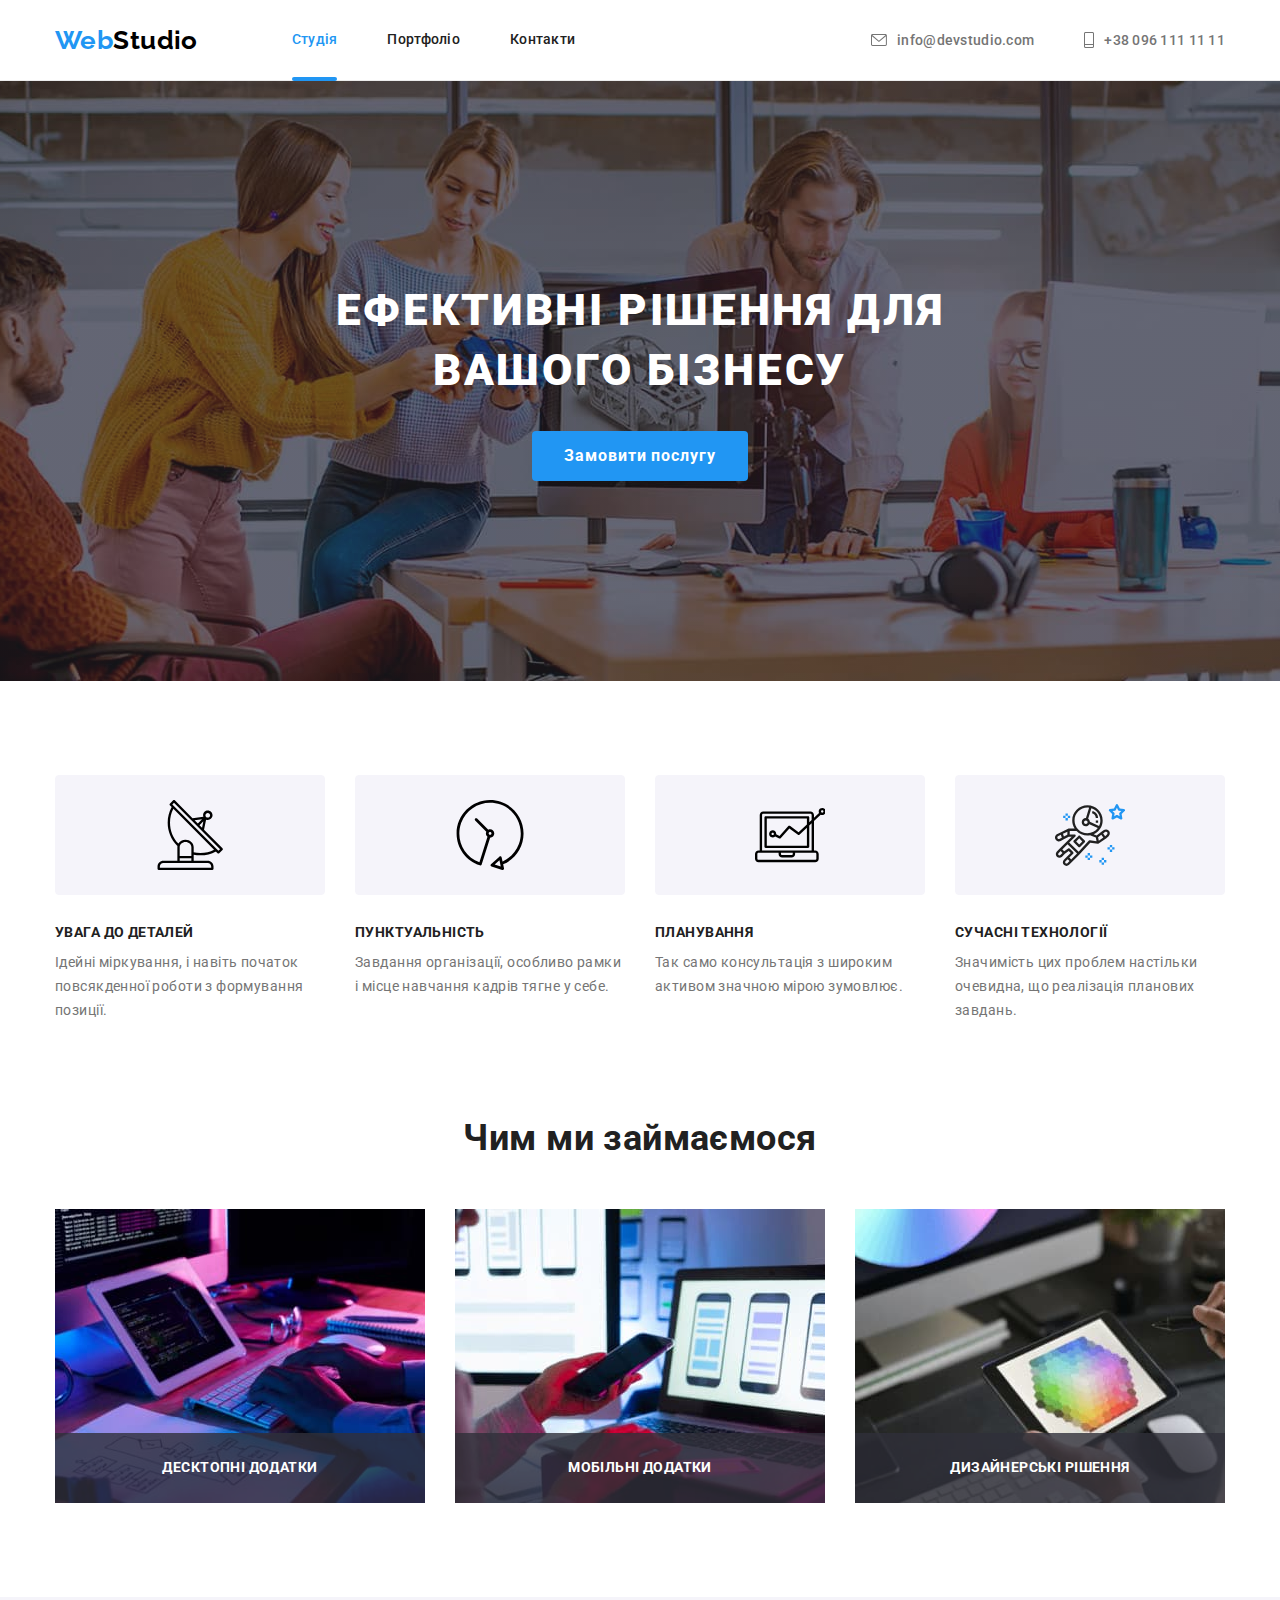
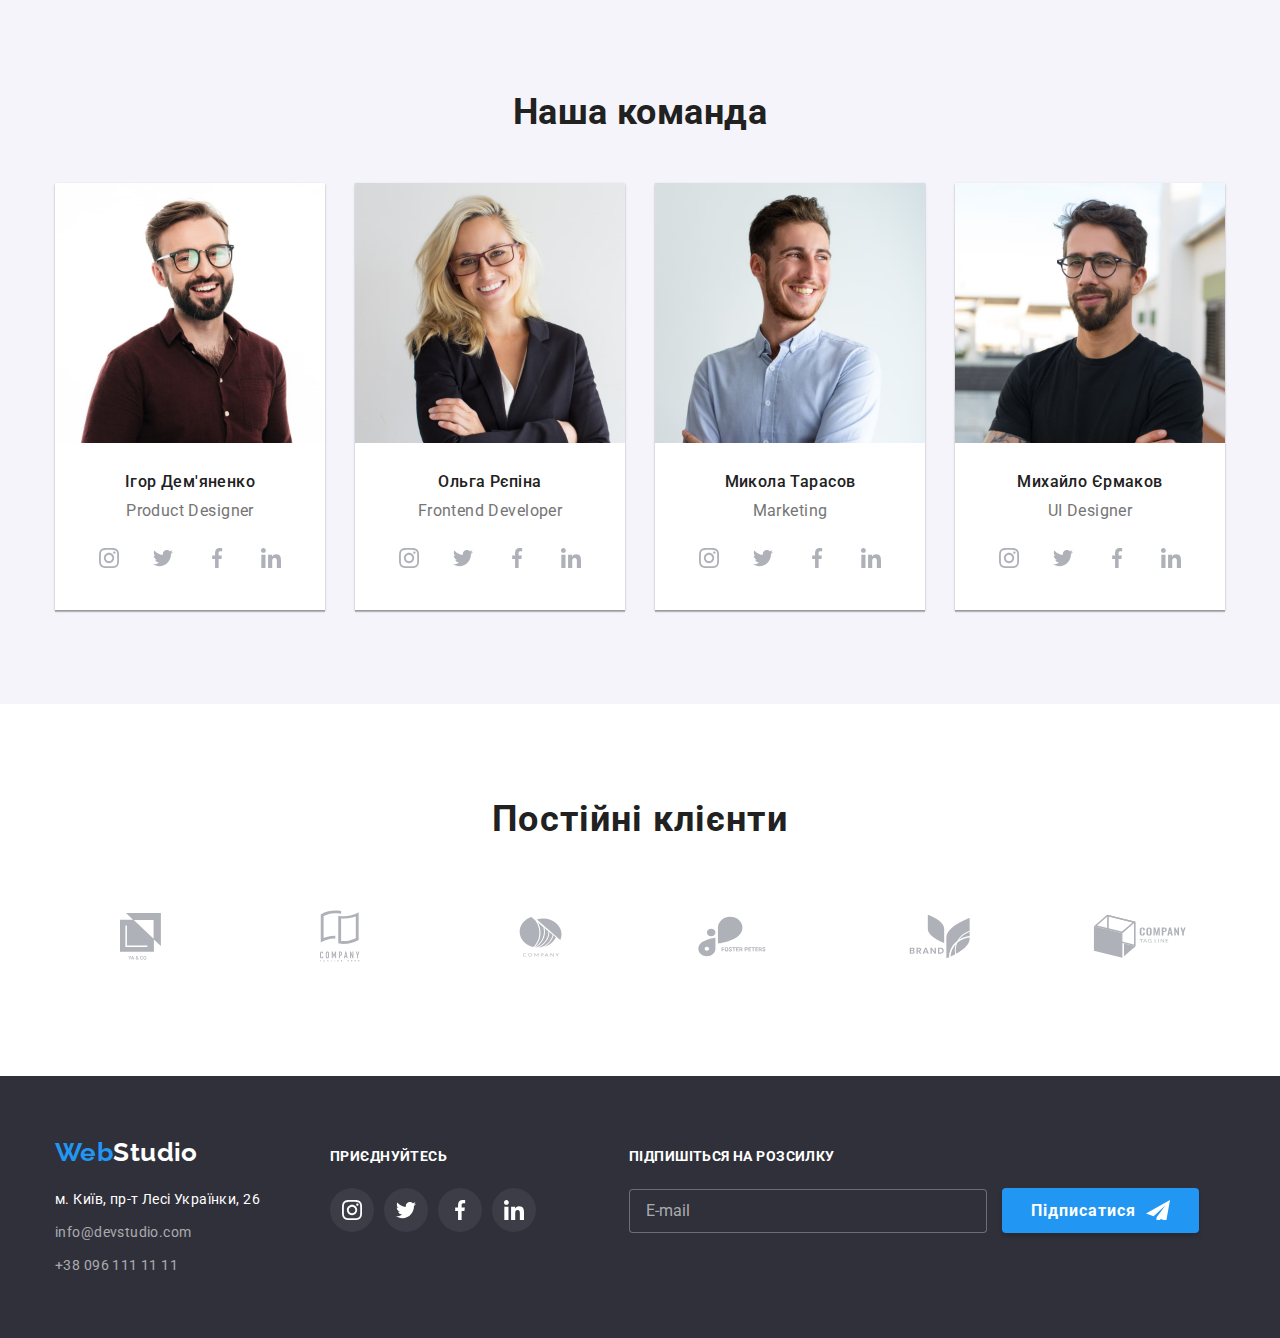
<file: index.html>
<!DOCTYPE html>
<html lang="en">

<head>
    <meta charset="UTF-8">
    <meta http-equiv="X-UA-Compatible" content="IE=edge">
    <meta name="viewport" content="width=device-width, initial-scale=1.0">
    <title>Web Studio</title>
    <link rel="stylesheet"
        href="https://cdnjs.cloudflare.com/ajax/libs/modern-normalize/1.1.0/modern-normalize.min.css">
    <link rel="preconnect" href="https://fonts.googleapis.com" />
    <link rel="preconnect" href="https://fonts.gstatic.com" crossorigin />
    <link
        href="https://fonts.googleapis.com/css2?family=Raleway:wght@700&family=Roboto:wght@400;500;700;900&display=swap"
        rel="stylesheet" />
    <link rel="stylesheet" href="./css/styles.css" />
</head>

<body>
    <!-- header -->
    <header class="header">
        <div class="container nav-flex">
            <nav class="header-conteiner list">
                <a href="./index.html" class="logo link"><span class="logo">Web</span><span
                        class="logo-black">Studio</span></a>
                <ul class="header-nav-list list">
                    <li class="header-nav-item"><a class="header-nav-link link current" href="./index.html">Студія</a>
                    </li>
                    <li class="header-nav-item"><a class="header-nav-link link" href="./portfolio.html">Портфоліо</a>
                    </li>
                    <li class="header-nav-item"><a class="header-nav-link link" href="#">Контакти</a></li>
                </ul>
            </nav>
            <ul class="header-contact-list list">
                <li class="header-contact-item">
                    <a class="header-contact-link link" href="mailto:info@devstudio.com">
                        <svg class="contact-icons" width="16" height="12">
                            <use href="./images/icons.svg#icon-contact_mail_icon"></use>
                        </svg>
                        info@devstudio.com
                    </a>
                </li>
                <li class="header-contact-item">
                    <a class="header-contact-link link" href="tel:+380961111111">
                        <svg class="contact-icons" width="10" height="16">
                            <use href="./images/icons.svg#icon-contact_phohe_icon"></use>
                        </svg>
                        +38 096 111 11 11
                    </a>
                </li>
            </ul>
        </div>
    </header>
    <main>
        <!-- section 1 -->
        <section class="studio-header">
            <div class="container">
                <h1 class="studio-header-title">Ефективні рішення для вашого бізнесу</h1>
                <button class="studio-btn" type="button" data-modal-open>Замовити послугу</button>
            </div>
        </section>
        <!-- section 2 -->
        <section class="studio-presentation">
            <div class="container">
                <h2 class="visually-hidden">Переваги</h2>
                <ul class="studio-presentation-list list">
                    <li class="studio-presentation-item">
                        <div class="studio-icon-background">
                            <svg class="studio-icon" width="70" height="70">
                                <use href="./images/icons.svg#icon-satellite_icon"></use>
                            </svg>
                        </div>

                        <h3 class="studio-presentation-title">Увага до деталей</h3>
                        <p class="studio-presentation-text">Ідейні міркування, і навіть початок повсякденної роботи з
                            формування позиції.</p>
                    </li>
                    <li class="studio-presentation-item">
                        <div class="studio-icon-background">
                            <svg class="studio-icon" width="70" height="70">
                                <use href="./images/icons.svg#icon-clock_icon"></use>
                            </svg>
                        </div>

                        <h3 class="studio-presentation-title">Пунктуальність</h3>
                        <p class="studio-presentation-text">Завдання організації, особливо рамки і місце навчання кадрів
                            тягне у себе.</p>
                    </li>
                    <li class="studio-presentation-item">
                        <div class="studio-icon-background">
                            <svg class="studio-icon" width="70" height="70">
                                <use href="./images/icons.svg#icon-computer_icon"></use>
                            </svg>
                        </div>

                        <h3 class="studio-presentation-title">Планування</h3>
                        <p class="studio-presentation-text">Так само консультація з широким активом значною мірою
                            зумовлює.</p>
                    </li>
                    <li class="studio-presentation-item">
                        <div class="studio-icon-background">
                            <svg class="studio-icon" width="70" height="70">
                                <use href="./images/icons.svg#icon-space_icon"></use>
                            </svg>
                        </div>

                        <h3 class="studio-presentation-title">Сучасні технології</h3>
                        <p class="studio-presentation-text">Значимість цих проблем настільки очевидна, що реалізація
                            планових завдань.</p>
                    </li>
                </ul>
            </div>
        </section>
        <!-- section 3 -->
        <section class="occupation">
            <div class="container">
                <h2 class="occupation-title">Чим ми займаємося</h2>
                <ul class="occupation-list list">
                    <li class="occupation-item">
                        <img src="./images/studio_work1.jpg" alt="work on a computer" width="370" height="294" />
                        <p class="occupation-text">Десктопні додатки</p>
                    </li>
                    <li class="occupation-item ">
                        <img src="./images/studio_work2.jpg" alt="work on the phone" width="370" height="294" />
                        <p class="occupation-text">Мобільні додатки</p>
                    </li>
                    <li class="occupation-item ">
                        <img src="./images/studio_work3.jpg" alt="work on a table" width="370" height="294" />
                        <p class="occupation-text">Дизайнерські рішення</p>
                    </li>
                </ul>
            </div>
        </section>
        <!-- section 4 -->
        <section class="out-team">
            <div class="container">
                <h2 class="our-team-title">Наша команда</h2>
                <ul class="team-list list">
                    <li class="team-item">
                        <img src="./images/our-team/our_team1.jpg" alt="Igor Demyanenko" width="270" height="260" />

                        <div class="team-box">
                            <h3 class="employee-name-title">Ігор Дем'яненко</h3>
                            <p class="employee-text" lang="en">Product Designer</p>

                            <ul class="our-team-box list">
                                <li class="team-items">
                                    <a class="team-link" href="./" aria-label="Link to Instagram">
                                        <svg class="contact-icon" width="20" height="20">
                                            <use href="./images/icons.svg#icon-instagram"></use>
                                        </svg>
                                    </a>
                                </li>
                                <li class="team-items">
                                    <a class="team-link" href="./" aria-label="Link to Instagram">
                                        <svg class="contact-icon" width="20" height="20">
                                            <use href="./images/icons.svg#icon-twitter"></use>
                                        </svg>
                                    </a>
                                </li>
                                <li class="team-items">
                                    <a class="team-link" href="./" aria-label="Link to Instagram">
                                        <svg class="contact-icon" width="20" height="20">
                                            <use href="./images/icons.svg#icon-facebook"></use>
                                        </svg>
                                    </a>
                                </li>
                                <li class="team-items">
                                    <a class="team-link" href="./" aria-label="Link to Instagram">
                                        <svg class="contact-icon" width="20" height="20">
                                            <use href="./images/icons.svg#icon-linkedin"></use>
                                        </svg>
                                    </a>
                                </li>
                            </ul>
                        </div>

                    </li>
                    <li class="team-item">
                        <img src="./images/our-team/our_team2.jpg" alt="Olga Repina" width="270" height="260" />

                        <div class="team-box">
                            <h3 class="employee-name-title">Ольга Рєпіна</h3>
                            <p class="employee-text" lang="en">Frontend Developer</p>

                            <ul class="our-team-box list">
                                <li class="team-items">
                                    <a class="team-link" href="./" aria-label="Link to Instagram">
                                        <svg class="contact-icon" width="20" height="20">
                                            <use href="./images/icons.svg#icon-instagram"></use>
                                        </svg>
                                    </a>
                                </li>
                                <li class="team-items">
                                    <a class="team-link" href="./" aria-label="Link to Instagram">
                                        <svg class="contact-icon" width="20" height="20">
                                            <use href="./images/icons.svg#icon-twitter"></use>
                                        </svg>
                                    </a>
                                </li>
                                <li class="team-items">
                                    <a class="team-link" href="./" aria-label="Link to Instagram">
                                        <svg class="contact-icon" width="20" height="20">
                                            <use href="./images/icons.svg#icon-facebook"></use>
                                        </svg>
                                    </a>
                                </li>
                                <li class="team-items">
                                    <a class="team-link" href="./" aria-label="Link to Instagram">
                                        <svg class="contact-icon" width="20" height="20">
                                            <use href="./images/icons.svg#icon-linkedin"></use>
                                        </svg>
                                    </a>
                                </li>
                            </ul>
                        </div>

                    </li>
                    <li class="team-item">
                        <img src="./images/our-team/our_team3.jpg" alt="Mikola Tarasov" width="270" height="260" />

                        <div class="team-box">
                            <h3 class="employee-name-title">Микола Тарасов</h3>
                            <p class="employee-text" lang="en">Marketing</p>

                            <ul class="our-team-box list">
                                <li class="team-items">
                                    <a class="team-link" href="./" aria-label="Link to Instagram">
                                        <svg class="contact-icon" width="20" height="20">
                                            <use href="./images/icons.svg#icon-instagram"></use>
                                        </svg>
                                    </a>
                                </li>
                                <li class="team-items">
                                    <a class="team-link" href="./" aria-label="Link to Instagram">
                                        <svg class="contact-icon" width="20" height="20">
                                            <use href="./images/icons.svg#icon-twitter"></use>
                                        </svg>
                                    </a>
                                </li>
                                <li class="team-items">
                                    <a class="team-link" href="./" aria-label="Link to Instagram">
                                        <svg class="contact-icon" width="20" height="20">
                                            <use href="./images/icons.svg#icon-facebook"></use>
                                        </svg>
                                    </a>
                                </li>
                                <li class="team-items">
                                    <a class="team-link" href="./" aria-label="Link to Instagram">
                                        <svg class="contact-icon" width="20" height="20">
                                            <use href="./images/icons.svg#icon-linkedin"></use>
                                        </svg>
                                    </a>
                                </li>
                            </ul>
                        </div>
                    </li>
                    <li class="team-item">
                        <img src="./images/our-team/our_team4.jpg" alt="Mikhailo Yermakov" width="270" height="260" />

                        <div class="team-box">
                            <h3 class="employee-name-title">Михайло Єрмаков</h3>
                            <p class="employee-text" lang="en">UI Designer</p>

                            <ul class="our-team-box list">
                                <li class="team-items">
                                    <a class="team-link" href="./" aria-label="Link to Instagram">
                                        <svg class="contact-icon" width="20" height="20">
                                            <use href="./images/icons.svg#icon-instagram"></use>
                                        </svg>
                                    </a>
                                </li>
                                <li class="team-items">
                                    <a class="team-link" href="./" aria-label="Link to Twitter">
                                        <svg class="contact-icon" width="20" height="20">
                                            <use href="./images/icons.svg#icon-twitter"></use>
                                        </svg>
                                    </a>
                                </li>
                                <li class="team-items">
                                    <a class="team-link" href="./" aria-label="Link to Instagram">
                                        <svg class="contact-icon" width="20" height="20">
                                            <use href="./images/icons.svg#icon-facebook"></use>
                                        </svg>
                                    </a>
                                </li>
                                <li class="team-items">
                                    <a class="team-link" href="./" aria-label="Link to Instagram">
                                        <svg class="contact-icon" width="20" height="20">
                                            <use href="./images/icons.svg#icon-linkedin"></use>
                                        </svg>
                                    </a>
                                </li>
                            </ul>
                        </div>


                    </li>
                </ul>
            </div>
        </section>

        <section class="content">
            <div class="container">
                <h2 class="client-title">Постійні клієнти</h2>
                <ul class="client-content list">
                    <li class="client-item">
                        <a href="./" class="client-link">
                            <svg class="client-icon" width="41" height="47">
                                <use href="./images/icons.svg#icon-group-1"></use>
                            </svg>
                        </a>
                    </li>


                    <li class="client-item">
                        <a href="./" class="client-link">
                            <svg class="client-icon" width="40" height="52">
                                <use href="./images/icons.svg#icon-group-2-1"></use>
                            </svg>
                        </a>
                    </li>

                    <li class="client-item">
                        <a href="./" class="client-link">
                            <svg class="client-icon" width="43" height="41">
                                <use href="./images/icons.svg#icon-group-3-1"></use>
                            </svg>
                        </a>
                    </li>

                    <li class="client-item">
                        <a href="./" class="client-link">
                            <svg class="client-icon" width="84" height="41">
                                <use href="./images/icons.svg#icon-group-7-1"></use>
                            </svg>
                        </a>
                    </li>

                    <li class="client-item">
                        <a href="./" class="client-link">
                            <svg class="client-icon" width="62" height="45">
                                <use href="./images/icons.svg#icon-group-4-1"></use>
                            </svg>
                        </a>
                    </li>

                    <li class="client-item">
                        <a href="./" class="client-link">
                            <svg class="client-icon" width="94" height="44">
                                <use href="./images/icons.svg#icon-group-6-1"></use>
                            </svg>
                        </a>
                    </li>
                </ul>
            </div>
        </section>
    </main>
    <!-- footer -->
    <footer class="footer">
        <div class="container">
            <div class="footer-flex">
                <div class="footer-contacts-flex">
                    <a class="logo link" href="./index.html">Web<span class="logo-white">Studio</span>
                    </a>
                    <!-- Список контактов -->
                    <address class="footer-contact">
                        <ul class="footer-contact-list list">
                            <li class="footer-contact-item">
                                <a class="footer-contact-link address link" href="https://goo.gl/maps/1sVJUxy5NALWix269"
                                    target="_blank" rel="noreferrer noopener">м. Київ, пр-т Лесі Українки, 26</a>
                            </li>
                            <li class="footer-contact-item">
                                <a class="footer-contact-link link"
                                    href="mailto:info@devstudio.com">info@devstudio.com</a>
                            </li>
                            <li class="footer-contact-item">
                                <a class="footer-contact-link link" href="tel:+380961111111">+38 096 111 11 11</a>
                            </li>
                        </ul>
                    </address>
                </div>
                <div class="footer-social-flex">
                    <p class="footer-social-text">приєднуйтесь</p>
                    <ul class="footer-social-list list">
                        <li class="footer-social-item">
                            <a class="footer-social-link" href="">
                                <svg class="footer-social-icon" width="20" height="20">
                                    <use href="./images/icons.svg#icon-instagram"></use>
                                </svg>
                            </a>
                        </li>

                        <li class="footer-social-item">
                            <a class="footer-social-link" href="">
                                <svg class="footer-social-icon" width="20" height="20">
                                    <use href="./images/icons.svg#icon-twitter"></use>
                                </svg>
                            </a>
                        </li>

                        <li class="footer-social-item">
                            <a class="footer-social-link" href="">
                                <svg class="footer-social-icon" width="20" height="20">
                                    <use href="./images/icons.svg#icon-facebook"></use>
                                </svg>
                            </a>
                        </li>

                        <li class="footer-social-item">
                            <a class="footer-social-link" href="">
                                <svg class="footer-social-icon" width="20" height="20">
                                    <use href="./images/icons.svg#icon-linkedin"></use>
                                </svg>
                            </a>
                        </li>
                    </ul>
                </div>
                <div class="footer-submit">
                    <p class="footer-submit-text">Підпишіться на розсилку</p>
                    <div class="footer-submit-form">
                        <label class="footer-submit-label" for="submit-mail"></label>
                        <input class="footer-submit-input" type="email" name="submit-mail" id="submit-mail" placeholder="E-mail">
                        <button class="footer-submit-btn" type="submit">Підписатися</button>
                    </div>
                </div>
            </div>
        </div>
    </footer>
    <div class="backdrop is-hidden" data-modal>
        <div class="modal">
            <button type="button" class="modal-close-btn" data-modal-close>
                <svg class="modal-close-icon" width="18" height="18">
                    <use href="./images/icons.svg#icon-close"></use>
                </svg>
            </button>
            <p class="form-title">Залиште свої дані, ми вам передзвонимо</p>
            <form class="form">
                <div class="form-field top-title">
                    <label class="form-lable">
                        <span class="form-field-desc">Ім'я</span>
                        <span class="form-input-wrapper-icon">
                            <input class="form-input" type="text" name="name" required />
                            <svg class="form-icon" width="12" height="12">
                                <use href="./images/icons.svg#icon-name"></use>
                            </svg>
                        </span>
                    </label>
                </div>
            
                <div class="form-field">
                    <label class="form-lable">
                        <span class="form-field-desc">Телефон</span>
                        <span class="form-input-wrapper-icon">
                            <input class="form-input" type="tel" name="tel" required pattern="[a-zA-Za-яА-ЯіІїЇ]+" />
                            <svg class="form-icon" width="13" height="13">
                                <use href="./images/icons.svg#icon-tel"></use>
                            </svg>
                        </span>
                    </label>
                </div>
            
                <div class="form-field">
                    <label class="form-lable">
                        <span class="form-field-desc">Пошта</span>
                        <span class="form-input-wrapper-icon">
                            <input class="form-input" type="email" name="email" pattern="[0-9]{3}-[0-9]{3}-[0-9]{2}-[0-9]{2}"
                                title="xxx-xxx-xx-xx" />
                            <svg class="form-icon" width="15" height="15">
                                <use href="./images/icons.svg#icon-email"></use>
                            </svg>
                        </span>
                    </label>
                </div>
            
                <div class="form-field">
                    <label class="form-lable">
                        <span class="form-field-desc">Коментар</span>
                        <textarea class="form-textarea" name="comment" placeholder="Введіть текст"></textarea>
                    </label>
                </div>
                <div class="form-field-chek">
            
                    <label class="policy-label" for="policy">
                        <input class="form-checkbox" type="checkbox" name="policy" id="policy">
                        <span class="icon-chek"></span>
                        Погоджуюся з розсилкою та приймаю <a class="policy-link" href="">Умови договору</a>
                    </label>
            
                </div>
                <div class="form-btn-wrapper"><button class="form-btn" type="submit">Відправити</button></div>
            </form>
            </div>

        </div>
    </div>
    <script src="./js/modal.js"></script>
</body>

</html>
</file>
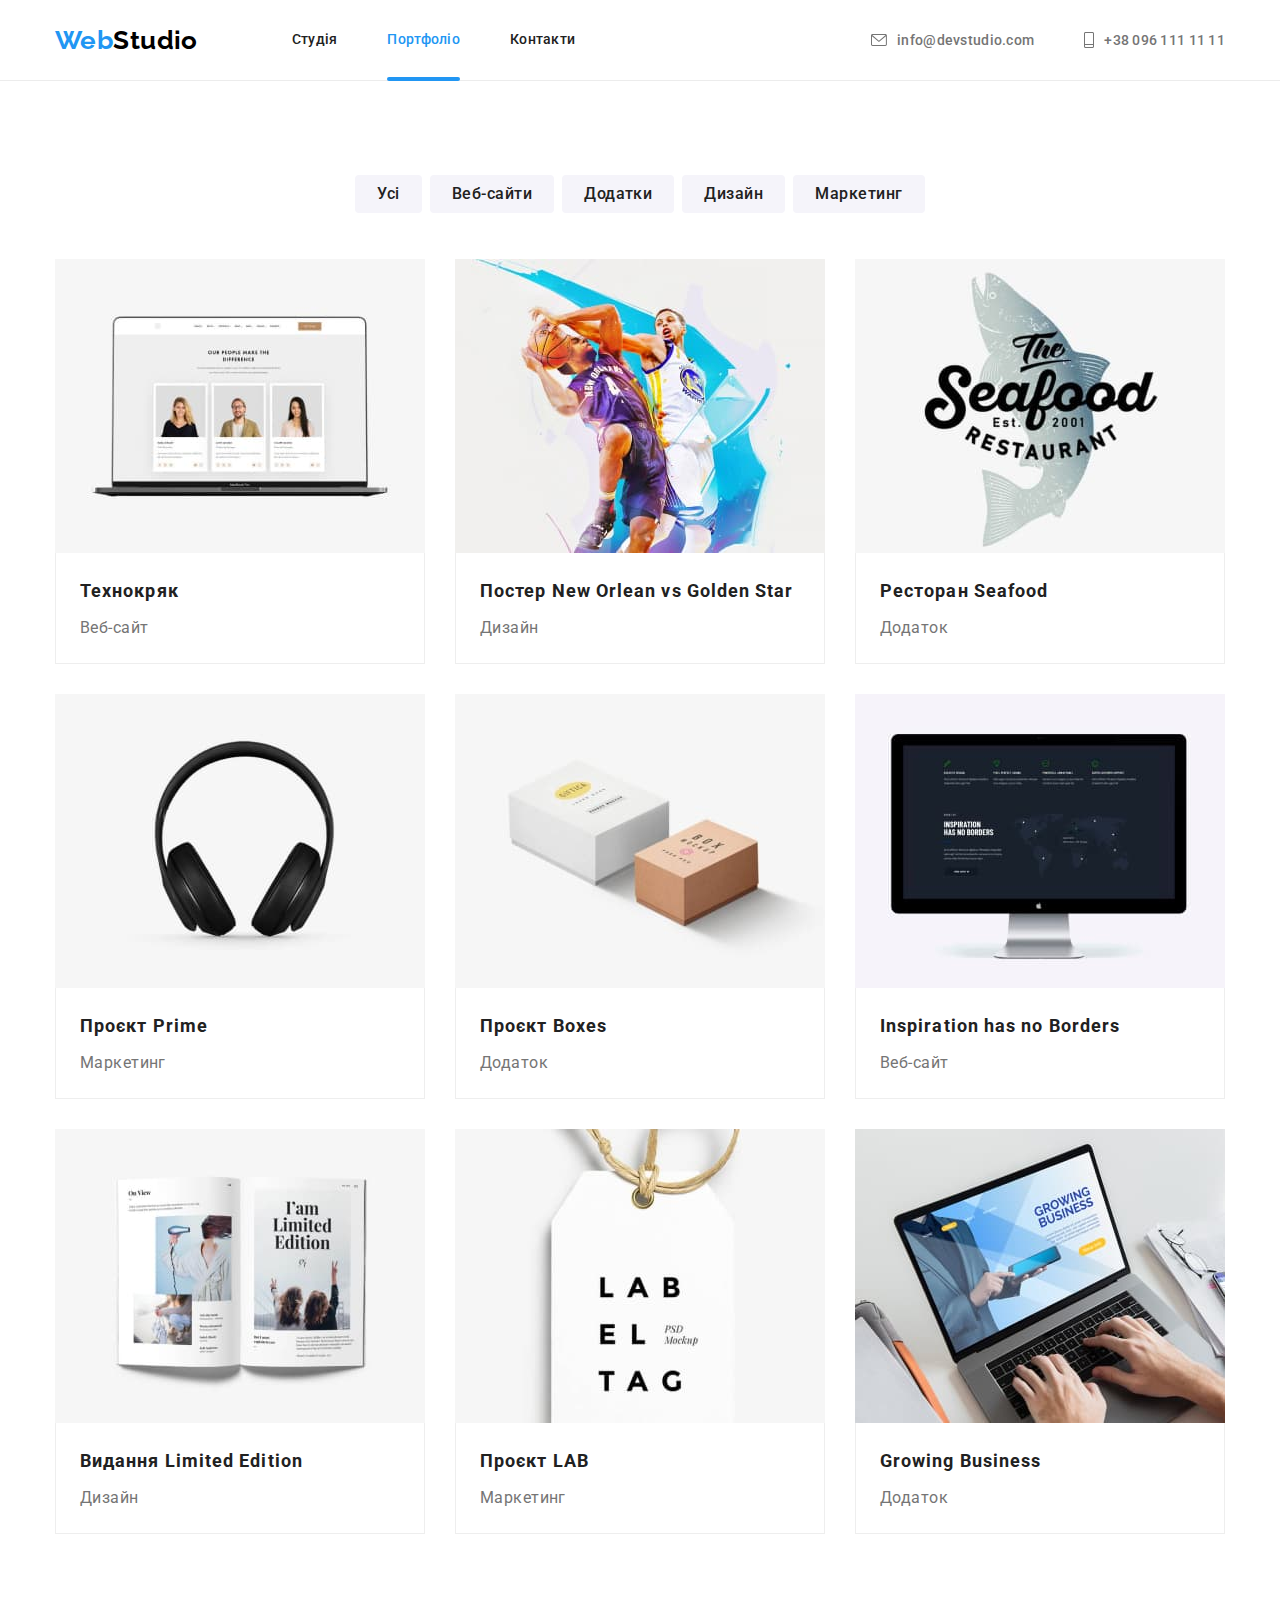
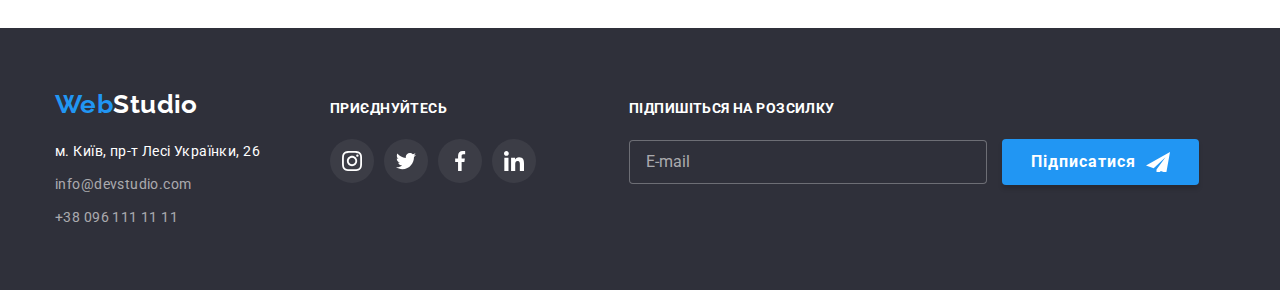
<file: portfolio.html>
<!DOCTYPE html>
<html lang="en">

<head>
    <meta charset="UTF-8">
    <meta http-equiv="X-UA-Compatible" content="IE=edge">
    <meta name="viewport" content="width=device-width, initial-scale=1.0">
    <title>Портфоліо</title>
    <link rel="preconnect" href="https://fonts.googleapis.com" />
    <link rel="preconnect" href="https://fonts.gstatic.com" crossorigin />
    <link rel="stylesheet"
        href="https://cdnjs.cloudflare.com/ajax/libs/modern-normalize/1.1.0/modern-normalize.min.css">
    <link
        href="https://fonts.googleapis.com/css2?family=Raleway:wght@700&family=Roboto:wght@400;500;700;900&display=swap"
        rel="stylesheet" />
    <link rel="stylesheet" href="./css/styles.css" />
</head>

<body>
    <header class="header">
        <div class="container nav-flex">
            <nav class="header-conteiner list">
                <a href="./index.html" class="logo link"><span class="logo">Web</span><span
                        class="logo-black">Studio</span></a>
                <ul class="header-nav-list list">
                    <li class="header-nav-item"><a class="header-nav-link link" href="./index.html">Студія</a></li>
                    <li class="header-nav-item"><a class="header-nav-link current link" href="#">Портфоліо</a></li>
                    <li class="header-nav-item"><a class="header-nav-link link" href="#">Контакти</a></li>
                </ul>
            </nav>
            <ul class="header-contact-list list">
                <li class="header-contact-item">
                    <a class="header-contact-link link" href="mailto:info@devstudio.com">
                        <svg class="contact-icons" width="16" height="12">
                            <use href="./images/icons.svg#icon-contact_mail_icon"></use>
                        </svg>
                        info@devstudio.com
                    </a>
                </li>
                <li class="header-contact-item">
                    <a class="header-contact-link link" href="tel:+380961111111">
                        <svg class="contact-icons" width="10" height="16">
                            <use href="./images/icons.svg#icon-contact_phohe_icon"></use>
                        </svg>
                        +38 096 111 11 11
                    </a>
                </li>
            </ul>
        </div>
    </header>
    <main>
        <section class="portfolio-menu">
            <div class="container">
                <h1 class="visually-hidden">Приклади робіт</h1>
                <ul class="portfolio-btn-list list">
                    <li class="portfolio-btn-item">
                        <button class="portfolio-btn" type="button">Усі</button>
                    </li>
                    <li class="portfolio-btn-item">
                        <button class="portfolio-btn" type="button">Веб-сайти</button>
                    </li>
                    <li class="portfolio-btn-item">
                        <button class="portfolio-btn" type="button">Додатки</button>
                    </li>
                    <li class="portfolio-btn-item">
                        <button class="portfolio-btn" type="button">Дизайн</button>
                    </li>
                    <li class="portfolio-btn-item">
                        <button class="portfolio-btn" type="button">Маркетинг</button>
                    </li>
                </ul>

                <ul class="portfolio-photo-list list">
                    <li class="portfolio-photo-item">
                        <a href="#" class="portfolio-photo-link">
                            <div class="teal-list-img-wrapper">
                                <img src="./images/portfolio/portfolio-img1.jpg"
                                    alt="open laptop with technocrack website" width="370" height="294" />
                                <p class="overlay">Ресурс пропонує комплексні пропозиції з різним рівнем функціоналу та
                                    сервісів. Все це дозволить відвідувачу отримати вичерпні відомості про компанію чи
                                    приватну особу.
                                </p>
                            </div>
                            <div class="portfolio-border">
                                <h2 class="portfolio-list-title">Технокряк</h2>
                                <p class="portfolio-list-text">Веб-сайт</p>
                            </div>
                        </a>
                    </li>
                    <li class="portfolio-photo-item">
                        <a href="#" class="portfolio-photo-link">
                            <div class="teal-list-img-wrapper">
                                <img src="./images/portfolio/portfolio-img2.jpg" alt="boys playing basketball"
                                    width="370" height="294" />
                                <p class="overlay">
                                    Ресурс пропонує комплексні пропозиції з різним рівнем функціоналу та сервісів. Все
                                    це дозволить відвідувачу отримати вичерпні відомості про компанію чи приватну особу.
                                </p>
                            </div>

                            <div class="portfolio-border">
                                <h2 class="portfolio-list-title">Постер New Orlean vs Golden Star</h2>
                                <p class="portfolio-list-text">Дизайн</p>
                            </div>
                        </a>
                    </li>
                    <li class="portfolio-photo-item">
                        <a href="#" class="portfolio-photo-link">

                            <div class="teal-list-img-wrapper">
                                <img src="./images/portfolio/portfolio-img3.jpg" alt="seafood restaurant logo"
                                    width="370" height="294" />
                                <p class="overlay">
                                    Ресурс пропонує комплексні пропозиції з різним рівнем функціоналу та сервісів. Все
                                    це дозволить відвідувачу отримати
                                    вичерпні відомості про компанію чи приватну особу.
                                </p>
                            </div>
                            <div class="portfolio-border">
                                <h2 class="portfolio-list-title">Ресторан Seafood</h2>
                                <p class="portfolio-list-text">Додаток</p>
                            </div>
                        </a>
                    </li>
                    <li class="portfolio-photo-item">
                        <a href="#" class="portfolio-photo-link">

                            <div class="teal-list-img-wrapper">
                                <img src="./images/portfolio/portfolio-img4.jpg" alt="headphones" width="370"
                                    height="294" />
                                <p class="overlay">
                                    Ресурс пропонує комплексні пропозиції з різним рівнем функціоналу та сервісів. Все
                                    це дозволить відвідувачу отримати
                                    вичерпні відомості про компанію чи приватну особу.
                                </p>
                            </div>
                            <div class="portfolio-border">
                                <h2 class="portfolio-list-title">Проєкт Prime</h2>
                                <p class="portfolio-list-text">Маркетинг</p>
                            </div>
                        </a>
                    </li>
                    <li class="portfolio-photo-item">
                        <a href="#" class="portfolio-photo-link">

                            <div class="teal-list-img-wrapper">
                                <img src="./images/portfolio/portfolio-img5.jpg" alt="two boxes" width="370"
                                    height="294" />
                                <p class="overlay">
                                    Ресурс пропонує комплексні пропозиції з різним рівнем функціоналу та сервісів. Все
                                    це дозволить відвідувачу отримати
                                    вичерпні відомості про компанію чи приватну особу.
                                </p>
                            </div>
                            <div class="portfolio-border">
                                <h2 class="portfolio-list-title">Проєкт Boxes</h2>
                                <p class="portfolio-list-text">Додаток</p>
                            </div>
                        </a>
                    </li>
                    <li class="portfolio-photo-item">
                        <a href="#" class="portfolio-photo-link">

                            <div class="teal-list-img-wrapper">
                                <img src="./images/portfolio/portfolio-img6.jpg" alt="computer monitor" width="370"
                                    height="294" />
                                <p class="overlay">
                                    Ресурс пропонує комплексні пропозиції з різним рівнем функціоналу та сервісів. Все
                                    це дозволить відвідувачу отримати
                                    вичерпні відомості про компанію чи приватну особу.
                                </p>
                            </div>
                            <div class="portfolio-border">
                                <h2 class="portfolio-list-title">Inspiration has no Borders</h2>
                                <p class="portfolio-list-text">Веб-сайт</p>
                            </div>
                        </a>
                    </li>
                    <li class="portfolio-photo-item">
                        <a href="#" class="portfolio-photo-link">

                            <div class="teal-list-img-wrapper">
                                <img src="./images/portfolio/portfolio-img7.jpg" alt="open magazine" width="370"
                                    height="294" />
                                <p class="overlay">
                                    Ресурс пропонує комплексні пропозиції з різним рівнем функціоналу та сервісів. Все
                                    це дозволить відвідувачу отримати
                                    вичерпні відомості про компанію чи приватну особу.
                                </p>
                            </div>
                            <div class="portfolio-border">
                                <h2 class="portfolio-list-title">Видання Limited Edition</h2>
                                <p class="portfolio-list-text">Дизайн</p>
                            </div>
                        </a>
                    </li>
                    <li class="portfolio-photo-item">
                        <a href="#" class="portfolio-photo-link">

                            <div class="teal-list-img-wrapper">
                                <img src="./images/portfolio/portfolio-img8.jpg" alt="LAB label" width="370"
                                    height="294" />
                                <p class="overlay">
                                    Ресурс пропонує комплексні пропозиції з різним рівнем функціоналу та сервісів. Все
                                    це дозволить відвідувачу отримати
                                    вичерпні відомості про компанію чи приватну особу.
                                </p>

                            </div>

                            <div class="portfolio-border">
                                <h2 class="portfolio-list-title">Проєкт LAB</h2>
                                <p class="portfolio-list-text">Маркетинг</p>
                            </div>
                        </a>
                    </li>
                    <li class="portfolio-photo-item">
                        <a href="#" class="portfolio-photo-link">

                            <div class="teal-list-img-wrapper">
                                <img src="./images/portfolio/portfolio-img9.jpg" alt="man working on macbook"
                                    width="370" height="294" />
                                <p class="overlay">
                                    Ресурс пропонує комплексні пропозиції з різним рівнем функціоналу та сервісів. Все
                                    це дозволить відвідувачу отримати
                                    вичерпні відомості про компанію чи приватну особу.
                                </p>
                            </div>
                            <div class="portfolio-border">
                                <h2 class="portfolio-list-title">Growing Business</h2>
                                <p class="portfolio-list-text">Додаток</p>
                            </div>
                        </a>
                    </li>
                </ul>
            </div>

        </section>
    </main>
    <!-- footer -->
    <footer class="footer">
        <div class="container">
            <div class="footer-flex">
                <div class="footer-contacts-flex">
                    <a class="logo link" href="./index.html">Web<span class="logo-white">Studio</span>
                    </a>
                    <!-- Список контактов -->
                    <address class="footer-contact">
                        <ul class="footer-contact-list list">
                            <li class="footer-contact-item">
                                <a class="footer-contact-link address link" href="https://goo.gl/maps/1sVJUxy5NALWix269"
                                    target="_blank" rel="noreferrer noopener">м. Київ, пр-т Лесі Українки, 26</a>
                            </li>
                            <li class="footer-contact-item">
                                <a class="footer-contact-link link"
                                    href="mailto:info@devstudio.com">info@devstudio.com</a>
                            </li>
                            <li class="footer-contact-item">
                                <a class="footer-contact-link link" href="tel:+380961111111">+38 096 111 11 11</a>
                            </li>
                        </ul>
                    </address>
                </div>
                <div class="footer-social-flex">
                    <p class="footer-social-text">приєднуйтесь</p>
                    <ul class="footer-social-list list">
                        <li class="footer-social-item">
                            <a class="footer-social-link" href="">
                                <svg class="footer-social-icon" width="20" height="20">
                                    <use href="./images/icons.svg#icon-instagram"></use>
                                </svg>
                            </a>
                        </li>

                        <li class="footer-social-item">
                            <a class="footer-social-link" href="">
                                <svg class="footer-social-icon" width="20" height="20">
                                    <use href="./images/icons.svg#icon-twitter"></use>
                                </svg>
                            </a>
                        </li>

                        <li class="footer-social-item">
                            <a class="footer-social-link" href="">
                                <svg class="footer-social-icon" width="20" height="20">
                                    <use href="./images/icons.svg#icon-facebook"></use>
                                </svg>
                            </a>
                        </li>

                        <li class="footer-social-item">
                            <a class="footer-social-link" href="">
                                <svg class="footer-social-icon" width="20" height="20">
                                    <use href="./images/icons.svg#icon-linkedin"></use>
                                </svg>
                            </a>
                        </li>
                    </ul>
                </div>
                <div class="footer-submit">
                    <p class="footer-submit-text">Підпишіться на розсилку</p>
                    <div class="footer-submit-form">
                        <label class="footer-submit-label" for="submit-mail"></label>
                        <input class="footer-submit-input" type="email" name="submit-mail" id="submit-mail" placeholder="E-mail">
                        <button class="footer-submit-btn" type="submit">Підписатися</button>
                    </div>
                </div>
            </div>
        </div>
    </footer>
</body>

</html>
</file>
<file: css/styles.css>
:root {
    --primary-text-color: #212121;
    --secondary-text-color: #757575;
    --white-text-color: #ffffff;
    --accent-color: #2196F3;
    --black-logo-color: #000000;
    --footer-text-color: rgba(255, 255, 255, 0.6);
    --white-background-color: #ffffff;
    --hero-background-color: #2F303A;
    --team-background-color: #F5F4FA;
}

body {
    font-family: "Roboto", sans-serif;
    letter-spacing: 0.03em;
    background-color: var(--white-background-color);
    color: var(--primary-text-color);
    font-size: 14px;
}

/* глобальный сброс margin, padding */
h1,
h2,
h3,
h4,
h5,
h6,
p,
ul {
    margin: 0;
    padding: 0;
}

img {
    display: block;
    max-width: 100%;
    height: auto;
}

.visually-hidden {
    position: absolute;
    width: 1px;
    height: 1px;
    margin: -1px;
    border: 0;
    padding: 0;

    white-space: nowrap;
    clip-path: inset(100%);
    clip: rect(0 0 0 0);
    overflow: hidden;
}

.list {
    list-style: none;
}

.link {
    text-decoration: none;
}

.logo {
    font-family: "Raleway", sans-serif;
    font-weight: 700;
    font-size: 26px;
    line-height: 1.19;
    color: var(--accent-color);

}

.logo-white {
    color: var(--white-text-color);
}

.logo-black {
    color: var(--black-logo-color);
    align-items: center;

}

.logo-white {
    color: var(--white-background-color);
}

.container {
    width: 1200px;
    margin-left: auto;
    margin-right: auto;
    padding-left: 15px;
    padding-right: 15px;
}

.header-nav {
    display: flex;
}

.nav-flex {
    display: flex;
    align-items: center;
}

.header-nav-item {
    display: block;
}

.header {
    border-bottom: 1px solid #ECECEC;
}

.header-nav-list {
    display: flex;
    margin-left: 94px;
}

.header-nav-item:not(:last-child) {
    margin-right: 50px;
}

.header-nav-link {
    display: block;
    padding-top: 32px;
    padding-bottom: 32px;
    font-weight: 500;
    font-size: 14px;
    line-height: 1.14;
    letter-spacing: 0.02em;
    position: relative;

    transition: color 250ms cubic-bezier(0.4, 0, 0.2, 1);
    color: var(--primary-text-color);
}

.header-contact-link {
    font-weight: 500;
    font-size: 14px;
    line-height: 16px;
    letter-spacing: 0.02em;
    color: var(--secondary-text-color);
    display: flex;
    align-items: center;
    transition: color 250ms cubic-bezier(0.4, 0, 0.2, 1);
}

.header-contact-list {
    display: flex;
    margin-left: auto;
}

.contact-icons {
    margin-right: 10px;
    display: flex;

}

.header-contact-item+.header-contact-item {
    margin-left: 50px;
}

.header-nav-link:hover,
.header-nav-link:focus,
.header-contact-link:hover,
.header-contact-link:focus {
    color: var(--accent-color);
    transition: color 250ms cubic-bezier(0.4, 0, 0.2, 1);
}

.header-nav-link.current {
    color: var(--accent-color);
}

.header-nav-link.current::after {
    content: '';
    position: absolute;
    display: block;
    width: 100%;
    height: 4px;
    border-radius: 2px;
    bottom: -1px;
    background-color: var(--accent-color);
}

.portfolio-menu {
    padding-top: 94px;
    padding-bottom: 94px;
}

.portfolio-btn-list {
    display: flex;
    justify-content: center;
    margin-bottom: 50px;
}

.portfolio-btn-item:not(:last-child) {
    margin-right: 8px;
}

.portfolio-btn {
    display: inline-block;
    border: none;
    border-radius: 4px;
    padding: 6px 22px;
    font-family: inherit;
    letter-spacing: 0.03em;
    font-size: 16px;
    font-weight: 500;
    line-height: 1.63;
    background-color: var(--team-background-color);
    cursor: pointer;
    color: var(--primary-text-color);
    transition: color 250ms cubic-bezier(0.4, 0, 0.2, 1), background-color 250ms cubic-bezier(0.4, 0, 0.2, 1), box-shadow 250ms cubic-bezier(0.4, 0, 0.2, 1);
}

.portfolio-btn:hover,
.portfolio-btn:focus {
    background-color: var(--accent-color);
    color: var(--white-text-color);
    box-shadow: 0px 3px 1px rgba(0, 0, 0, 0.1), 0px 1px 2px rgba(0, 0, 0, 0.08), 0px 2px 2px rgba(0, 0, 0, 0.12);
}

.portfolio-list-title {
    font-weight: 700;
    font-size: 18px;
    line-height: 2;
    letter-spacing: 0.06em;

}

.portfolio-list-text {
    margin-top: 4px;
    font-weight: 400;
    font-size: 16px;
    line-height: 1.87;
    color: var(--secondary-text-color);
}

.portfolio-photo-list {
    display: flex;
    flex-wrap: wrap;
    gap: 30px;
    margin-top: -4px;
}


.portfolio-border {
    border: 1px solid #EEEEEE;
    border-top: none;
    padding: 20px 24px;
}



.studio-icon-background {
    background: var(--team-background-color);
    width: 270px;
    height: 120px;
    margin-bottom: 30px;
    display: flex;
    align-items: center;
    justify-content: center;
    flex-direction: column;
    border: 1px solid #F5F4FA;
    border-radius: 4px;
    margin-right: 30px;
}

.studio-presentation {
    padding-top: 94px;
    padding-bottom: 94px;
}

.studio-presentation-list {
    display: flex;
    flex-wrap: nowrap;
}

.studio-presentation-item:not(:last-child) {
    margin-right: 30px;
    max-width: 270px;

}

.portfolio-photo-link:hover .overlay,
.portfolio-photo-link:focus .overlay {
    transform: translateY(0%);
}


.studio-header {
    background-image: linear-gradient(to right,
            rgba(47, 48, 58, 0.4),
            rgba(47, 48, 58, 0.4)),
        url(../images/backround-studio/studio_background.jpg);
    max-width: 1600px;
    background-repeat: no-repeat;
    background-color: var(--hero-background-color);
    padding-top: 200px;
    padding-bottom: 200px;
    background-position: center;
    background-size: cover;
    text-align: center;
    height: 600px;
    margin: 0px auto;
}

.studio-header-title {
    margin-bottom: 30px;
    margin-left: auto;
    margin-right: auto;
    max-width: 696px;

    font-weight: 900;
    font-size: 44px;
    line-height: 1.36;
    letter-spacing: 0.06em;
    text-transform: uppercase;
    color: var(--white-text-color);
    text-align: center;
}

.studio-btn {
    display: inline-block;
    min-width: 216px;
    padding: 10px 32px;
    border-radius: 4px;
    border: none;

    font-family: inherit;
    font-weight: 700;
    font-size: 16px;
    line-height: 1.88;
    letter-spacing: 0.06em;
    background-color: var(--accent-color);
    color: var(--white-text-color);
    cursor: pointer;
    text-align: center;
    transition: background-color 250ms cubic-bezier(0.4, 0, 0.2, 1),
        color 250ms cubic-bezier(0.4, 0, 0.2, 1);
}

.studio-presentation-title {
    margin-bottom: 10px;
    font-weight: 700;
    font-size: 14px;
    line-height: 1.14;
    text-transform: uppercase;
}

.studio-presentation-text {
    font-size: 14px;
    line-height: 1.71;
    color: var(--secondary-text-color);
}

.studio-presentation-text::first-letter {
    text-transform: uppercase;
}

.occupation {
    padding-bottom: 94px;
}

.occupation-list {
    display: flex;
    flex-wrap: nowrap;
}

.occupation-item {
    position: relative;
}

.occupation-item:not(:last-child) {
    margin-right: 30px;
}

.occupation-title {
    margin-bottom: 50px;

    font-weight: 700;
    font-size: 36px;
    line-height: 1.17;
    text-align: center;
}

.occupation-text {
    position: absolute;
    font-weight: 700;
    line-height: 1.14;
    text-transform: uppercase;
    text-align: center;
    background: rgba(47, 48, 58, 0.8);
    width: 100%;
    bottom: 0;
    height: 70px;
    color: #ffffff;
    display: flex;
    justify-content: center;
    align-items: center;
}

.out-team {
    padding-top: 94px;
    padding-bottom: 94px;
    background-color: var(--team-background-color);

}

.team-list {
    display: flex;
    flex-wrap: nowrap;
}

.team-item:not(:last-child) {
    margin-right: 30px;
}

.team-item:not(:last-child) {
    margin-right: 30px;
}

.team-list .team-item {
    box-shadow: 0px 1px 3px rgba(0, 0, 0, 0.12), 0px 1px 1px rgba(0, 0, 0, 0.14),
        0px 2px 1px rgba(0, 0, 0, 0.2);
    background-color: var(--white-background-color);
}

.our-team-title {
    font-weight: 700;
    font-size: 36px;
    line-height: 1.17;
    text-align: center;
    margin-bottom: 50px;

}

.employee-name-title {
    font-weight: 500;
    font-size: 16px;
    line-height: 1.17;
    text-align: center;

}

.employee-text {
    margin-top: 10px;
    font-weight: 400;
    font-size: 16px;
    line-height: 1.17;
    text-align: center;
    color: var(--secondary-text-color);

}


.footer {
    padding-top: 60px;
    padding-bottom: 60px;
    background-color: var(--hero-background-color);
}

.footer-contact {
    margin-top: 20px;
}

.footer-contact-link.address {
    color: var(--white-text-color);
}

.footer-contact-item {
    margin-top: 9px;
}

.footer-contact-link {
    font-style: normal;
    font-size: 14px;
    line-height: 1.71;
    color: var(--footer-text-color);
    transition: color 250ms cubic-bezier(0.4, 0, 0.2, 1);
}

.footer-contact-link:hover,
.footer-contact-link:focus {
    color: var(--accent-color);
}

.our-team-box {
    display: flex;
    padding: 0px 32px;
    margin-top: 16px;
    justify-content: space-between;
    align-items: center;
}

.team-items {
    width: 44px;
    height: 44px;
}

.team-link:hover,
.team-link:focus {
    background-color: var(--accent-color);
    color: var(--white-background-color);
}

.team-link {
    display: flex;
    align-items: center;
    justify-content: center;
    height: 100%;
    color: #AFB1B8;
    background-color: white;
    border-radius: 50%;
    transition: color 250ms cubic-bezier(0.4, 0, 0.2, 1), background-color 250ms cubic-bezier(0.4, 0, 0.2, 1);
}

.contact-icon {
    fill: currentColor;
}

.contact-icons {
    fill: currentColor;

}

.header-conteiner {
    display: flex;
    align-items: center;
}


.team-box {
    padding: 30px 0px;
}

.content {
    padding-top: 94px;
    padding-bottom: 94px;
}

.client-title {
    font-family: inherit;
    font-weight: 700;
    font-size: 36px;
    line-height: 42px;
    text-align: center;
    letter-spacing: 0.03em;


    margin-bottom: 50px;
}

.client-content {
    display: flex;
    flex-direction: row;
    justify-content: center;
}

.client-item {
    width: 170px;
    height: 92px;
}

.client-item:not(:last-child) {
    margin-right: 30px;
}

.client-link {
    display: flex;
    border-radius: 4px;
    width: 170px;
    height: 92px;
    align-items: center;
    justify-content: center;
    color: #AFB1B8;
    transition: color 250ms cubic-bezier(0.4, 0, 0.2, 1);
}

.client-link:hover,
.client-link:focus {
    color: var(--accent-color);
    border: 1px solid var(--accent-color);
    transition: color 250ms cubic-bezier(0.4, 0, 0.2, 1);
}

.client-icon {
    fill: currentColor;
}

.footer-container {
    padding: 20px 0px 10px 0px;
    margin-bottom: 20px;
    font-weight: 700;
    font-size: 14px;
    line-height: 1.14px;
    text-transform: uppercase;
    color: var(--white-text-color);
}

.footer-content {
    display: flex;
    padding: 0;
    margin-top: 0;
    align-items: center;
    justify-content: space-between;

}

.footer-item {
    width: 44px;
    height: 44px;
}

.footer-link {
    width: 44px;
    height: 44px;
    display: block;
    border-radius: 50%;
    color: #ffffff;
    background-color: #ffffff10;
}

.footer-link:hover,
.footer-link:focus {
    color: #ffffff;
    background-color: var(--accent-color);
    transition: color 250ms cubic-bezier(0.4, 0, 0.2, 1);
}

.footer-icon {
    margin: 12px 0px 0px 12px;
    fill: currentColor;
}

.footer-icon-title {
    padding: 20px 0px 10px 0px;
    margin-bottom: 20px;
    font-weight: 700;
    font-size: 14px;
    line-height: 1.14px;
    text-transform: uppercase;
    color: var(--white-text-color);
}

.footer-flex {
    display: flex;
    align-items: baseline;
    margin: 0;
    padding: 0;
    list-style: none;
}


.footer-social-text {
    padding: 20px 0px 10px 0px;
    margin-bottom: 20px;
    font-weight: 700;
    font-size: 14px;
    line-height: 1.14px;
    text-transform: uppercase;
    color: var(--white-text-color);
}

.footer-social-flex {
    margin-left: 70px;
    width: 206px;
}

.footer-social-list {
    display: flex;
    padding: 0;
    margin-top: 0;
    list-style: none;
    justify-content: space-between;
    align-items: center;
}

.footer-social-item {
    width: 44px;
    height: 44px;
}

.footer-social-link {
    width: 44px;
    height: 44px;
    display: block;
    border-radius: 50%;
    color: #ffffff;
    background-color: #ffffff10;
    transition: background-color 250ms cubic-bezier(0.4, 0, 0.2, 1)
}

.footer-social-link:hover,
.footer-social-link:focus {
    color: #ffffff;
    background-color: var(--accent-color);
}

.footer-social-icon {
    margin: 12px 0px 0px 12px;
    fill: currentColor;
}

.logo-white {
    color: var(--white-text-color);
}

.footer {
    padding-top: 60px;
    padding-bottom: 60px;
    background-color: var(--hero-background-color);
}

.footer-flex {
    display: flex;
    margin: 0;
    padding: 0;
    list-style: none;
}

.footer-social-text {
    padding: 20px 0px 10px 0px;
    margin-bottom: 20px;
    font-weight: 700;
    font-size: 14px;
    line-height: 1.14px;
    text-transform: uppercase;
    color: var(--white-text-color);
}

.footer-social-flex {
    margin-left: 70px;
    width: 206px;
}

.footer-social-list {
    display: flex;
    padding: 0;
    margin-top: 0;
    list-style: none;
    justify-content: space-between;
    align-items: center;
}

.footer-social-item {
    width: 44px;
    height: 44px;
}

.footer-social-link {
    width: 44px;
    height: 44px;
    display: block;
    border-radius: 50%;
    color: #ffffff;
    background-color: #ffffff10;
}

.footer-social-link:hover,
.footer-social-link:focus {
    color: #ffffff;
    background-color: var(--accent-color);
    transition: color 250ms cubic-bezier(0.4, 0, 0.2, 1);
}

.footer-social-icon {
    margin: 12px 0px 0px 12px;
    fill: currentColor;
}

.logo-white {
    color: var(--white-text-color);
}

.footer-contact {
    margin-top: 20px;
}

.footer-contact-link.address {
    color: var(--white-text-color);
}

.footer-contact-item,
.footer-contact-item {
    margin-top: 9px;
}

/* ----------------MODAL--------------------- */
.backdrop {
    position: fixed;
    top: 0;
    left: 0;
    width: 100%;
    height: 100%;
    z-index: 100;
    background-color: rgba(0, 0, 0, 0.2);
    transition: opacity 250ms cubic-bezier(0.4, 0, 0.2, 1), visibility 250ms cubic-bezier(0.4, 0, 0.2, 1);
}

.backdrop.is-hidden {
    visibility: hidden;
    opacity: 0;
    pointer-events: none;
}

.backdrop.is-hidden .modal {
    transform: scaleX(2);
}

.portfolio-photo-link {
    transition: box-shadow 250ms cubic-bezier(0.4, 0, 0.2, 1);
    display: block;
    text-decoration: none;
    color: #212121;
}

.portfolio-photo-link:hover,
.portfolio-photo-link:focus {
    box-shadow: 0px 3px 1px rgba(0, 0, 0, 0.1), 0px 1px 2px rgba(0, 0, 0, 0.08),
        0px 2px 2px rgba(0, 0, 0, 0.12);
}

/* .portfolio-photo-item {
    transition: box-shadow 250ms cubic-bezier(0.4, 0, 0.2, 1);
}

.portfolio-photo-item:hover,
.portfolio-photo-item:focus {
    box-shadow: 0px 3px 1px rgba(0, 0, 0, 0.1), 0px 1px 2px rgba(0, 0, 0, 0.08),
        0px 2px 2px rgba(0, 0, 0, 0.12);
} */

.modal {
    position: absolute;
    left: 50%;
    top: 50%;
    transform: translate(-50%, -50%);
    width: 528px;
    min-height: 581px;
    background-color: #ffffff;
    transition: transform 250ms cubic-bezier(0.4, 0, 0.2, 1);
}

.modal-close-btn {
    position: absolute;
    cursor: pointer;
    top: 8px;
    right: 8px;
    display: flex;
    align-items: center;
    justify-content: center;
    background-color: transparent;
    border: 1px solid #E5E5E5;
    border-radius: 50%;
    padding: 0;
    width: 30px;
    height: 30px;
    transition: fill 250ms cubic-bezier(0.4, 0, 0.2, 1);
}

.modal-close-btn:hover,
.modal-close-btn:focus {
    fill: #188CE8;
}

/* ----------------Overlay--------------------- */
.overlay {
    position: absolute;
    top: 0;
    left: 0;
    background: rgba(33, 150, 243, 0.9);
    color: #ffffff;
    line-height: 1.56;
    height: 100%;
    width: 100%;
    padding: 10px;
    overflow: auto;
    transform: translateY(100%);
    transition: transform 250ms cubic-bezier(0.4, 0, 0.2, 1);
    padding: 63px 24px;

    font-size: 18px;
    line-height: 1.56;
    text-align: center;
    font-weight: 400;
}

.teal-list-img-wrapper {
    position: relative;
    overflow: hidden;
}

/* ----------------FORM--------------------- */
.form {
    display: flex;
    flex-direction: column;
    padding-top: 12px;
    padding-left: 41px;
    padding-right: 39px;
}

.form-field {
    margin-bottom: 10px;
}

.form-title {
    font-weight: 700;
    font-size: 20px;
    line-height: 1.15;
    text-align: center;
    margin-top: 40px;
}

.form-input {
    width: 100%;
    height: 40px;
    border: 1px solid rgba(33, 33, 33, 0.2);
    border-radius: 4px;
    padding-left: 42px;
    transition: border-color 250ms cubic-bezier(0.4, 0, 0.2, 1);
}

.form-input:focus {
    outline: none;
    border-color: var(--accent-color);
}


.form-field-desc {
    display: block;
    font-size: 12px;
    font-weight: 400;
    color: #757575;
    margin-bottom: 4px;
}

.form-input-wrapper-icon {
    position: relative;
    display: block;
}


.form-icon {
    position: absolute;
    top: 50%;
    left: 12px;
    transform: translateY(-50%);
    transition: fill 250ms cubic-bezier(0.4, 0, 0.2, 1);
}

.form-input:focus+.form-icon {
    fill: var(--accent-color)
}

.form-textarea {
    width: 100%;
    height: 120px;
    border: 1px solid rgba(33, 33, 33, 0.2);
    border-radius: 4px;
    padding: 12px 16px;
    resize: none;

    transition: border-color 250ms cubic-bezier(0.4, 0, 0.2, 1);
}

.form-textarea::placeholder {
    color: rgba(117, 117, 117, 0.5);
    font-size: 12px;
    line-height: 1.17;
    letter-spacing: 0.01em;
}

.form-textarea:focus {
    outline: none;
    border-color: var(--accent-color);
}

.form-field-chek {
    padding-left: 14px;
    margin-top: 20px;
    margin-bottom: 30px;
}

.icon-chek {
    display: inline-block;
    width: 16px;
    height: 15px;
    border: 2px solid #212121;
    border-radius: 2px;
    margin-right: 7px;
}

.form-checkbox {
    position: absolute;

    width: 1px;
    height: 1px;
    margin: -1px;
    padding: 0;

    overflow: hidden;
    border: 0;
    clip: rect(0 0 0 0);
}

.form-checkbox:checked+.icon-chek {
    background-image: url(../images/icon-check.svg);
    background-position: center;
    background-repeat: no-repeat;
    background-color: var(--accent-color);
    background-origin: border-box;
    border-color: var(--accent-color);
}

.form-btn-wrapper {
    display: flex;
    align-items: center;
    justify-content: center;
}

.form-btn {
    width: 200px;
    height: 50px;
    background-color: var(--accent-color);
    border: none;
    border-radius: 4px;
    color: #ffffff;
    font-size: 16px;
    font-weight: 700;
    line-height: 1.87;
    letter-spacing: 0.06em;
    cursor: pointer;
    box-shadow: 0px 4px 4px rgba(0, 0, 0, 0.15);
    color: var(--white-text-color);
    transition: background-color 250ms cubic-bezier(0.4, 0, 0.2, 1);
}

.form-btn:hover,
.form-btn:focus {
    background-color: #188CE8;
}

.policy-label {
    color: #757575;
    display: flex;
    align-items: center;
    font-size: 14px;
    line-height: 1.71;
}

.policy-link {
    margin-left: 4px;
    color: rgba(33, 150, 243, 1);
}

.footer-submit {
    margin-left: 93px;
}

.footer-submit-text {
    padding: 20px 0px 10px 0px;
    margin-bottom: 20px;
    font-weight: 700;
    font-size: 14px;
    line-height: 1.14px;
    text-transform: uppercase;

    color: var(--white-text-color);
}

.footer-submit-input {
    width: 358px;
    margin: 0;
    padding: 13px 16px;
    border-radius: 4px;

    border: 1px solid rgba(255, 255, 255, 0.3);
    background-color: var(--hero-background-color);
    color: var(--white-text-color);
}

.footer-submit-input::placeholder {
    font-size: 16px;
    line-height: 1.25;

    color: rgba(255, 255, 255, 0.6);
}

.footer-submit-btn {
    display: inline-flex;
    align-items: center;
    justify-content: center;

    border: none;
    margin: 0;
    padding: 8px 29px;
    border-radius: 4px;

    background-color: var(--accent-color);
    box-shadow: 0px 4px 4px rgba(0, 0, 0, 0.15);
    color: var(--white-text-color);

    font-weight: 700;
    font-size: 16px;
    line-height: 1.87;
    letter-spacing: 0.06em;

    cursor: pointer;
    min-height: 43px;
    margin-left: 12px;
}

.footer-submit-btn::after {
    content: '';
    display: inline-block;
    width: 24px;
    height: 20px;
    margin-left: 10px;
    background-image: url(../images/icon-send.svg);
}
</file>
